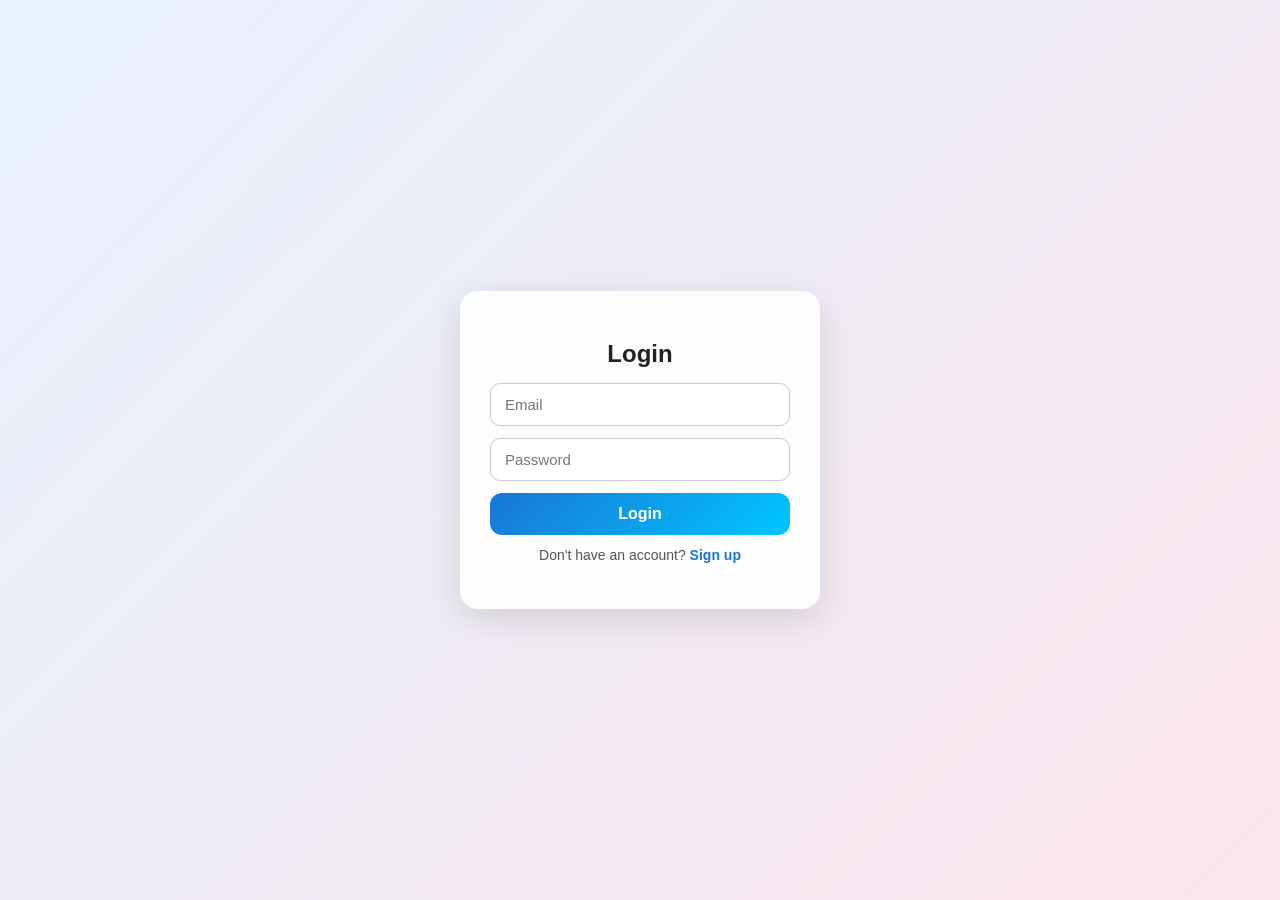
<file: index.html>
<!DOCTYPE html>
<html>
<head>
  <title>Medical Login System</title>
  <link rel="stylesheet" href="style.css">
</head>
<body>

  <div id="loginPage" class="card">
    <h2>Login</h2>
    <input type="email" id="loginEmail" placeholder="Email">
    <input type="password" id="loginPassword" placeholder="Password">
    <button onclick="handleLogin()">Login</button>

    <p class="switch">
      Don't have an account?
      <a href="#" onclick="showSignup()">Sign up</a>
    </p>

    <p id="loginMessage" class="message"></p>
  </div>

  <div id="signupPage" class="card hidden">
  <h2>Create Account</h2>

  <input type="text" id="fullName" placeholder="Full Name">
  <input type="email" id="signupEmail" placeholder="Email">
  <input type="password" id="signupPassword" placeholder="Create Password">

  <div class="dob">
    <select id="month"></select>
    <select id="day"></select>
    <select id="year"></select>
  </div>

  <button onclick="handleSignup()">Sign Up</button>

  <p class="switch">
    Already have an account?
    <a href="#" onclick="showLogin()">Login</a>
  </p>

  <p id="signupMessage" class="message"></p>
</div>


  <div id="dashboard" class="card hidden">
    <h2>Dashboard</h2>
    <p id="welcomeText"></p>
    <button onclick="logout()">Logout</button>
  </div>

  <script src="script.js"></script>
</body>
</html>
</file>
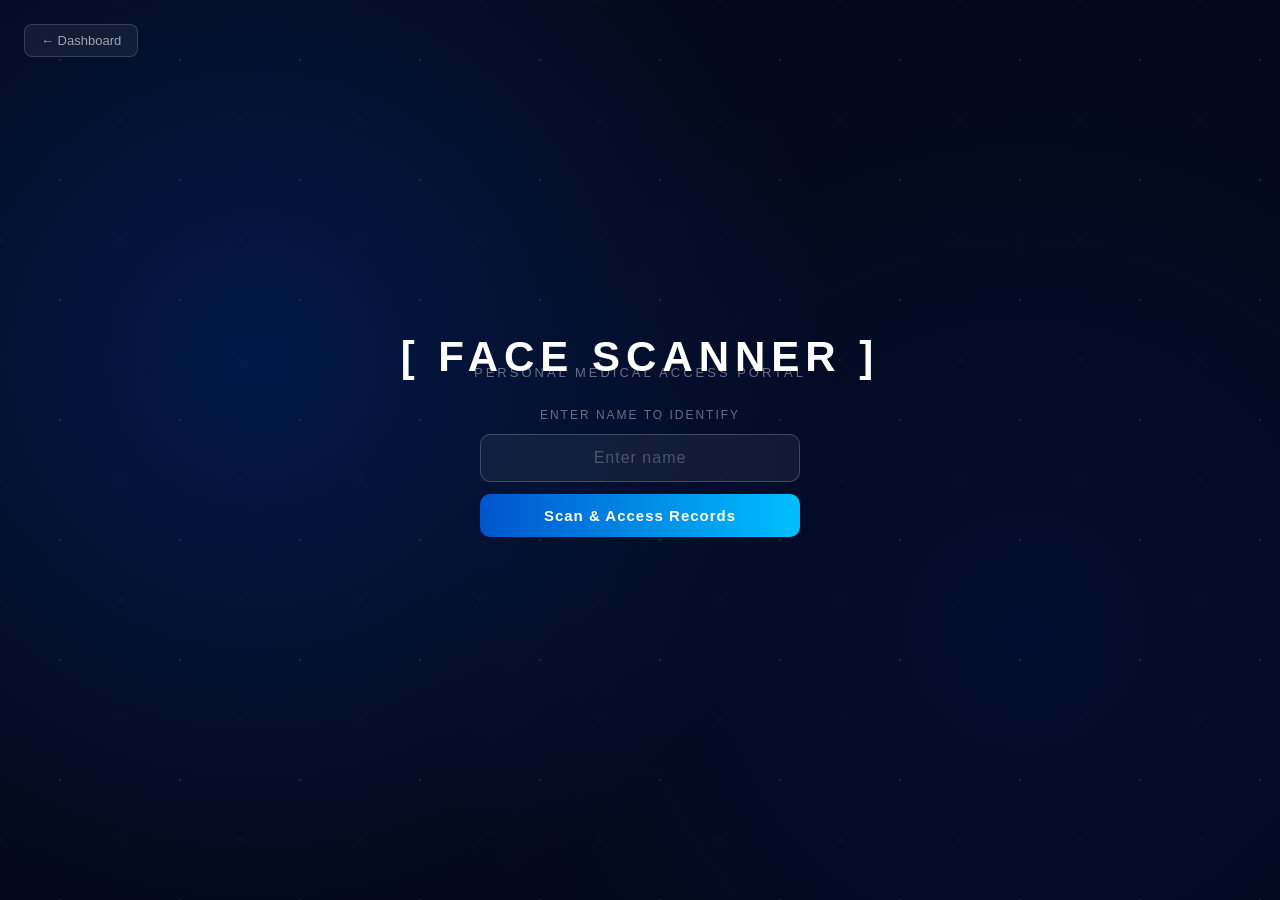
<file: templates/medical.html>
<!DOCTYPE html>
<html lang="en">
<head>
  <meta charset="UTF-8">
  <title>Face Scanner</title>
  <style>
    * { box-sizing: border-box; margin: 0; padding: 0; }

    body {
      min-height: 100vh;
      font-family: 'Segoe UI', sans-serif;
      background:
        radial-gradient(circle at 20% 40%, rgba(0,60,180,0.3), transparent 50%),
        radial-gradient(circle at 80% 70%, rgba(0,20,80,0.4), transparent 50%),
        #04091a;
      display: flex;
      flex-direction: column;
      align-items: center;
      justify-content: center;
      color: white;
    }

    body::after {
      content: "";
      position: fixed;
      inset: 0;
      pointer-events: none;
      background-image:
        radial-gradient(white 1px, transparent 1px),
        radial-gradient(white 1px, transparent 1px);
      background-size: 120px 120px;
      background-position: 0 0, 60px 60px;
      opacity: 0.1;
      z-index: 0;
    }

    .content {
      position: relative;
      z-index: 1;
      display: flex;
      flex-direction: column;
      align-items: center;
      gap: 28px;
      text-align: center;
      padding: 40px 24px;
    }

    h1 {
      font-size: 42px;
      font-weight: 900;
      letter-spacing: 6px;
      color: white;
      text-transform: uppercase;
    }

    .subtitle {
      font-size: 13px;
      color: rgba(255,255,255,0.4);
      letter-spacing: 3px;
      text-transform: uppercase;
      margin-top: -16px;
    }

    .input-wrap {
      display: flex;
      flex-direction: column;
      align-items: center;
      gap: 12px;
      width: 320px;
    }

    .input-label {
      font-size: 12px;
      color: rgba(255,255,255,0.4);
      letter-spacing: 2px;
      text-transform: uppercase;
    }

    input[type="text"] {
      width: 100%;
      padding: 14px 18px;
      background: rgba(255,255,255,0.06);
      border: 1px solid rgba(255,255,255,0.2);
      border-radius: 10px;
      color: white;
      font-size: 16px;
      outline: none;
      text-align: center;
      letter-spacing: 1px;
      transition: 0.2s;
    }

    input[type="text"]::placeholder { color: rgba(255,255,255,0.25); }

    input[type="text"]:focus {
      border-color: #00bfff;
      box-shadow: 0 0 16px rgba(0,191,255,0.25);
    }

    button {
      width: 100%;
      padding: 13px;
      background: linear-gradient(90deg, #0055cc, #00bfff);
      border: none;
      border-radius: 10px;
      color: white;
      font-weight: 700;
      font-size: 15px;
      cursor: pointer;
      letter-spacing: 1px;
      transition: 0.3s;
    }

    button:hover {
      box-shadow: 0 0 20px rgba(0,191,255,0.4);
      transform: translateY(-2px);
    }

    .error { color: #ff6b6b; font-size: 13px; min-height: 18px; }

    /* Modal overlay */
    .modal-overlay {
      display: none;
      position: fixed;
      inset: 0;
      background: rgba(0,0,0,0.7);
      z-index: 100;
      align-items: center;
      justify-content: center;
    }
    .modal-overlay.active { display: flex; }

    .modal {
      background: #0e1b3d;
      border: 1px solid rgba(239,71,111,0.5);
      border-radius: 16px;
      padding: 36px 32px;
      max-width: 360px;
      text-align: center;
      box-shadow: 0 0 40px rgba(239,71,111,0.3);
    }

    .modal h2 {
      font-size: 20px;
      color: #EF476F;
      margin-bottom: 12px;
      letter-spacing: 1px;
    }

    .modal p {
      font-size: 14px;
      color: rgba(255,255,255,0.65);
      line-height: 1.6;
      margin-bottom: 24px;
    }

    .modal button {
      background: linear-gradient(90deg, #EF476F, #ff8fa3);
      font-size: 14px;
      padding: 11px;
    }

    .back-btn {
      position: fixed;
      top: 24px; left: 24px;
      padding: 8px 16px;
      background: rgba(255,255,255,0.06);
      border: 1px solid rgba(255,255,255,0.15);
      border-radius: 8px;
      color: rgba(255,255,255,0.6);
      font-size: 13px;
      text-decoration: none;
      transition: 0.2s;
      z-index: 10;
    }

    .back-btn:hover { background: rgba(255,255,255,0.12); color: white; }
  </style>
</head>
<body>

  <a href="/dashboard" class="back-btn">← Dashboard</a>

  <div class="content">
    <div>
      <h1>[ FACE SCANNER ]</h1>
      <div class="subtitle">Personal Medical Access Portal</div>
    </div>

    <div class="input-wrap">
      <div class="input-label">Enter Name to Identify</div>
      <input type="text" id="nameInput" placeholder="Enter name" autocomplete="off">
      <button onclick="scanFace()">Scan &amp; Access Records</button>
      <div class="error" id="errorMsg"></div>
    </div>
  </div>

  <!-- Mismatch Modal -->
  <div class="modal-overlay" id="mismatchModal">
    <div class="modal">
      <h2>⚠ Identity Mismatch</h2>
      <p>The name entered does not match your logged-in account.<br>You will be logged out for security.</p>
      <button onclick="forceLogout()">Log Out Now</button>
    </div>
  </div>

  <script>
    const profiles = {
      "elena":  "/medical/elena",
      "marcus": "/medical/marcus",
      "aisha":  "/medical/aisha"
    };

    // Injected by Flask — the first name of the currently logged-in user (lowercased)
    const loggedInFirstName = "{{ current_user.username | lower }}".split(/[\s_\-\.]/)[0];

    function scanFace() {
      const input = document.getElementById("nameInput").value.trim().toLowerCase();
      const err   = document.getElementById("errorMsg");

      if (!input) { err.textContent = "Please enter a name."; return; }

      // Check if entered first name matches logged-in user's first name
      if (input !== loggedInFirstName) {
        document.getElementById("mismatchModal").classList.add("active");
        return;
      }

      if (profiles[input]) {
        window.location.href = profiles[input];
      } else {
        err.textContent = "Identity not found in medical database.";
      }
    }

    function forceLogout() {
      window.location.href = "/logout";
    }

    document.getElementById("nameInput").addEventListener("keydown", e => {
      if (e.key === "Enter") scanFace();
    });
  </script>
</body>
</html>
</file>
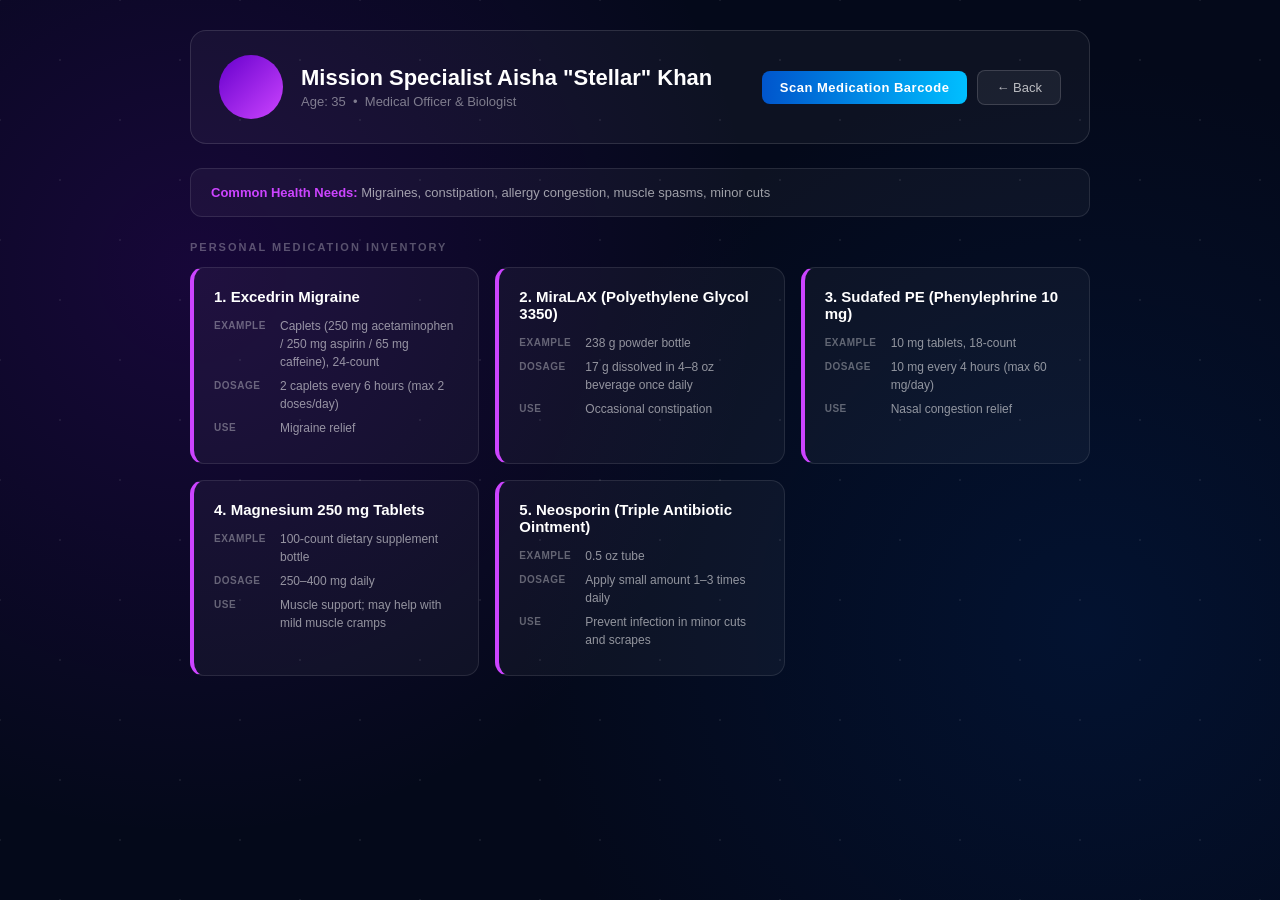
<file: templates/medical_aisha.html>
<!DOCTYPE html>
<html lang="en">
<head>
  <meta charset="UTF-8">
  <title>Aisha Khan | Personal Medical Records</title>
  <style>
    * { box-sizing: border-box; margin: 0; padding: 0; }

    body {
      min-height: 100vh;
      font-family: 'Segoe UI', sans-serif;
      background:
        radial-gradient(circle at 15% 30%, rgba(100,0,180,0.2), transparent 45%),
        radial-gradient(circle at 85% 70%, rgba(0,40,100,0.3), transparent 45%),
        #04091a;
      color: white;
      padding: 30px;
    }

    body::after {
      content: "";
      position: fixed;
      inset: 0;
      pointer-events: none;
      background-image:
        radial-gradient(white 1px, transparent 1px),
        radial-gradient(white 1px, transparent 1px);
      background-size: 120px 120px;
      background-position: 0 0, 60px 60px;
      opacity: 0.07;
      z-index: 0;
    }

    .page { position: relative; z-index: 1; max-width: 900px; margin: 0 auto; }

    .header {
      display: flex;
      align-items: center;
      justify-content: space-between;
      background: rgba(255,255,255,0.04);
      border: 1px solid rgba(255,255,255,0.12);
      border-radius: 16px;
      padding: 24px 28px;
      margin-bottom: 24px;
    }

    .header-left { display: flex; align-items: center; gap: 18px; }

    .avatar {
      width: 64px; height: 64px;
      border-radius: 50%;
      background: linear-gradient(135deg, #6600cc, #cc44ff);
      display: flex; align-items: center; justify-content: center;
      font-size: 28px;
    }

    .name { font-size: 22px; font-weight: 800; }
    .meta { font-size: 13px; color: rgba(255,255,255,0.45); margin-top: 3px; }

    .back-btn {
      padding: 9px 18px;
      background: rgba(255,255,255,0.06);
      border: 1px solid rgba(255,255,255,0.15);
      border-radius: 8px;
      color: rgba(255,255,255,0.7);
      font-size: 13px;
      text-decoration: none;
      transition: 0.2s;
    }
    .back-btn:hover { background: rgba(255,255,255,0.12); color: white; }

    .scan-btn {
      padding: 9px 18px;
      background: linear-gradient(90deg, #0055cc, #00bfff);
      border: none;
      border-radius: 8px;
      color: white;
      font-size: 13px;
      font-weight: 700;
      text-decoration: none;
      cursor: pointer;
      transition: 0.2s;
      letter-spacing: 0.5px;
    }
    .scan-btn:hover { filter: brightness(1.1); box-shadow: 0 0 14px rgba(0,191,255,0.4); }

    .header-btns { display: flex; gap: 10px; align-items: center; }

    .section-title {
      font-size: 11px;
      font-weight: 700;
      letter-spacing: 2px;
      text-transform: uppercase;
      color: rgba(255,255,255,0.3);
      margin-bottom: 14px;
    }

    .needs {
      background: rgba(255,255,255,0.04);
      border: 1px solid rgba(255,255,255,0.1);
      border-radius: 12px;
      padding: 16px 20px;
      margin-bottom: 24px;
      font-size: 13px;
      color: rgba(255,255,255,0.6);
    }

    .needs strong { color: #cc44ff; }

    .med-grid {
      display: grid;
      grid-template-columns: repeat(auto-fill, minmax(260px, 1fr));
      gap: 16px;
    }

    .med-card {
      background: rgba(255,255,255,0.04);
      border: 1px solid rgba(255,255,255,0.1);
      border-radius: 14px;
      padding: 20px;
      border-left: 4px solid #cc44ff;
      transition: 0.2s;
    }

    .med-card:hover {
      background: rgba(255,255,255,0.07);
      border-color: rgba(255,255,255,0.2);
      border-left-color: #cc44ff;
    }

    .med-name { font-size: 15px; font-weight: 700; margin-bottom: 12px; color: white; }

    .med-row {
      display: flex;
      gap: 6px;
      font-size: 12px;
      margin-bottom: 6px;
      color: rgba(255,255,255,0.55);
      line-height: 1.5;
    }

    .med-row .label {
      color: rgba(255,255,255,0.35);
      min-width: 60px;
      font-weight: 600;
      text-transform: uppercase;
      font-size: 10px;
      letter-spacing: 0.5px;
      padding-top: 1px;
    }
  </style>
</head>
<body>
<div class="page">

  <div class="header">
    <div class="header-left">
      <div class="avatar"><!--🌟--></div>
      <div>
        <div class="name">Mission Specialist Aisha "Stellar" Khan</div>
        <div class="meta">Age: 35 &nbsp;•&nbsp; Medical Officer & Biologist</div>
      </div>
    </div>
    <div class="header-btns">
      <a href="/barcode_scanner" class="scan-btn"><!--💊--> Scan Medication Barcode</a>
      <a href="/medical" class="back-btn">← Back</a>
    </div>
  </div>

  <div class="needs">
    <strong>Common Health Needs:</strong> Migraines, constipation, allergy congestion, muscle spasms, minor cuts
  </div>

  <div class="section-title">Personal Medication Inventory</div>

  <div class="med-grid">

    <div class="med-card">
      <div class="med-name">1. Excedrin Migraine</div>
      <div class="med-row"><span class="label">Example</span> Caplets (250 mg acetaminophen / 250 mg aspirin / 65 mg caffeine), 24-count</div>
      <div class="med-row"><span class="label">Dosage</span> 2 caplets every 6 hours (max 2 doses/day)</div>
      <div class="med-row"><span class="label">Use</span> Migraine relief</div>
    </div>

    <div class="med-card">
      <div class="med-name">2. MiraLAX (Polyethylene Glycol 3350)</div>
      <div class="med-row"><span class="label">Example</span> 238 g powder bottle</div>
      <div class="med-row"><span class="label">Dosage</span> 17 g dissolved in 4–8 oz beverage once daily</div>
      <div class="med-row"><span class="label">Use</span> Occasional constipation</div>
    </div>

    <div class="med-card">
      <div class="med-name">3. Sudafed PE (Phenylephrine 10 mg)</div>
      <div class="med-row"><span class="label">Example</span> 10 mg tablets, 18-count</div>
      <div class="med-row"><span class="label">Dosage</span> 10 mg every 4 hours (max 60 mg/day)</div>
      <div class="med-row"><span class="label">Use</span> Nasal congestion relief</div>
    </div>

    <div class="med-card">
      <div class="med-name">4. Magnesium 250 mg Tablets</div>
      <div class="med-row"><span class="label">Example</span> 100-count dietary supplement bottle</div>
      <div class="med-row"><span class="label">Dosage</span> 250–400 mg daily</div>
      <div class="med-row"><span class="label">Use</span> Muscle support; may help with mild muscle cramps</div>
    </div>

    <div class="med-card">
      <div class="med-name">5. Neosporin (Triple Antibiotic Ointment)</div>
      <div class="med-row"><span class="label">Example</span> 0.5 oz tube</div>
      <div class="med-row"><span class="label">Dosage</span> Apply small amount 1–3 times daily</div>
      <div class="med-row"><span class="label">Use</span> Prevent infection in minor cuts and scrapes</div>
    </div>

  </div>
</div>
</body>
</html>
</file>
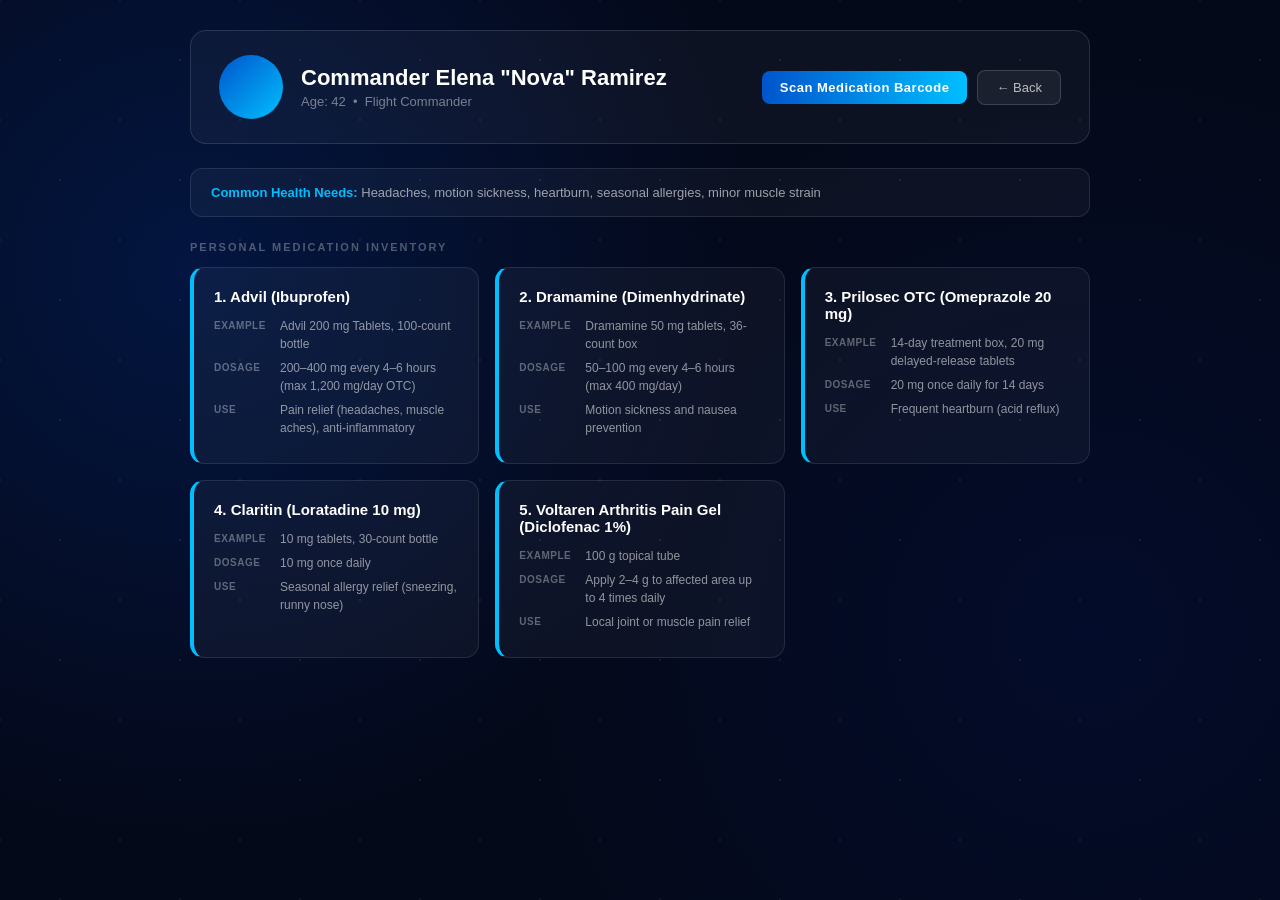
<file: templates/medical_elena.html>
<!DOCTYPE html>
<html lang="en">
<head>
  <meta charset="UTF-8">
  <title>Elena Ramirez | Personal Medical Records</title>
  <style>
    * { box-sizing: border-box; margin: 0; padding: 0; }

    body {
      min-height: 100vh;
      font-family: 'Segoe UI', sans-serif;
      background:
        radial-gradient(circle at 15% 30%, rgba(0,60,180,0.25), transparent 45%),
        radial-gradient(circle at 85% 70%, rgba(0,20,80,0.3), transparent 45%),
        #04091a;
      color: white;
      padding: 30px;
    }

    body::after {
      content: "";
      position: fixed;
      inset: 0;
      pointer-events: none;
      background-image:
        radial-gradient(white 1px, transparent 1px),
        radial-gradient(white 1px, transparent 1px);
      background-size: 120px 120px;
      background-position: 0 0, 60px 60px;
      opacity: 0.07;
      z-index: 0;
    }

    .page { position: relative; z-index: 1; max-width: 900px; margin: 0 auto; }

    /* Header */
    .header {
      display: flex;
      align-items: center;
      justify-content: space-between;
      background: rgba(255,255,255,0.04);
      border: 1px solid rgba(255,255,255,0.12);
      border-radius: 16px;
      padding: 24px 28px;
      margin-bottom: 24px;
    }

    .header-left { display: flex; align-items: center; gap: 18px; }

    .avatar {
      width: 64px; height: 64px;
      border-radius: 50%;
      background: linear-gradient(135deg, #0055cc, #00bfff);
      display: flex; align-items: center; justify-content: center;
      font-size: 28px;
    }

    .name { font-size: 22px; font-weight: 800; }
    .meta { font-size: 13px; color: rgba(255,255,255,0.45); margin-top: 3px; }

    .back-btn {
      padding: 9px 18px;
      background: rgba(255,255,255,0.06);
      border: 1px solid rgba(255,255,255,0.15);
      border-radius: 8px;
      color: rgba(255,255,255,0.7);
      font-size: 13px;
      text-decoration: none;
      transition: 0.2s;
    }
    .back-btn:hover { background: rgba(255,255,255,0.12); color: white; }

    .scan-btn {
      padding: 9px 18px;
      background: linear-gradient(90deg, #0055cc, #00bfff);
      border: none;
      border-radius: 8px;
      color: white;
      font-size: 13px;
      font-weight: 700;
      text-decoration: none;
      cursor: pointer;
      transition: 0.2s;
      letter-spacing: 0.5px;
    }
    .scan-btn:hover { filter: brightness(1.1); box-shadow: 0 0 14px rgba(0,191,255,0.4); }

    .header-btns { display: flex; gap: 10px; align-items: center; }

    /* Section title */
    .section-title {
      font-size: 11px;
      font-weight: 700;
      letter-spacing: 2px;
      text-transform: uppercase;
      color: rgba(255,255,255,0.3);
      margin-bottom: 14px;
    }

    /* Needs badge */
    .needs {
      background: rgba(255,255,255,0.04);
      border: 1px solid rgba(255,255,255,0.1);
      border-radius: 12px;
      padding: 16px 20px;
      margin-bottom: 24px;
      font-size: 13px;
      color: rgba(255,255,255,0.6);
    }

    .needs strong { color: #00bfff; }

    /* Med cards */
    .med-grid {
      display: grid;
      grid-template-columns: repeat(auto-fill, minmax(260px, 1fr));
      gap: 16px;
    }

    .med-card {
      background: rgba(255,255,255,0.04);
      border: 1px solid rgba(255,255,255,0.1);
      border-radius: 14px;
      padding: 20px;
      border-left: 4px solid #00bfff;
      transition: 0.2s;
    }

    .med-card:hover {
      background: rgba(255,255,255,0.07);
      border-color: rgba(255,255,255,0.2);
      border-left-color: #00bfff;
    }

    .med-name {
      font-size: 15px;
      font-weight: 700;
      margin-bottom: 12px;
      color: white;
    }

    .med-row {
      display: flex;
      gap: 6px;
      font-size: 12px;
      margin-bottom: 6px;
      color: rgba(255,255,255,0.55);
      line-height: 1.5;
    }

    .med-row .label {
      color: rgba(255,255,255,0.35);
      min-width: 60px;
      font-weight: 600;
      text-transform: uppercase;
      font-size: 10px;
      letter-spacing: 0.5px;
      padding-top: 1px;
    }
  </style>
</head>
<body>
<div class="page">

  <div class="header">
    <div class="header-left">
      <div class="avatar"><!--🚀--></div>
      <div>
        <div class="name">Commander Elena "Nova" Ramirez</div>
        <div class="meta">Age: 42 &nbsp;•&nbsp; Flight Commander</div>
      </div>
    </div>
    <div class="header-btns">
      <a href="/barcode_scanner" class="scan-btn"><!--💊--> Scan Medication Barcode</a>
      <a href="/medical" class="back-btn">← Back</a>
    </div>
  </div>

  <div class="needs">
    <strong>Common Health Needs:</strong> Headaches, motion sickness, heartburn, seasonal allergies, minor muscle strain
  </div>

  <div class="section-title">Personal Medication Inventory</div>

  <div class="med-grid">

    <div class="med-card">
      <div class="med-name">1. Advil (Ibuprofen)</div>
      <div class="med-row"><span class="label">Example</span> Advil 200 mg Tablets, 100-count bottle</div>
      <div class="med-row"><span class="label">Dosage</span> 200–400 mg every 4–6 hours (max 1,200 mg/day OTC)</div>
      <div class="med-row"><span class="label">Use</span> Pain relief (headaches, muscle aches), anti-inflammatory</div>
    </div>

    <div class="med-card">
      <div class="med-name">2. Dramamine (Dimenhydrinate)</div>
      <div class="med-row"><span class="label">Example</span> Dramamine 50 mg tablets, 36-count box</div>
      <div class="med-row"><span class="label">Dosage</span> 50–100 mg every 4–6 hours (max 400 mg/day)</div>
      <div class="med-row"><span class="label">Use</span> Motion sickness and nausea prevention</div>
    </div>

    <div class="med-card">
      <div class="med-name">3. Prilosec OTC (Omeprazole 20 mg)</div>
      <div class="med-row"><span class="label">Example</span> 14-day treatment box, 20 mg delayed-release tablets</div>
      <div class="med-row"><span class="label">Dosage</span> 20 mg once daily for 14 days</div>
      <div class="med-row"><span class="label">Use</span> Frequent heartburn (acid reflux)</div>
    </div>

    <div class="med-card">
      <div class="med-name">4. Claritin (Loratadine 10 mg)</div>
      <div class="med-row"><span class="label">Example</span> 10 mg tablets, 30-count bottle</div>
      <div class="med-row"><span class="label">Dosage</span> 10 mg once daily</div>
      <div class="med-row"><span class="label">Use</span> Seasonal allergy relief (sneezing, runny nose)</div>
    </div>

    <div class="med-card">
      <div class="med-name">5. Voltaren Arthritis Pain Gel (Diclofenac 1%)</div>
      <div class="med-row"><span class="label">Example</span> 100 g topical tube</div>
      <div class="med-row"><span class="label">Dosage</span> Apply 2–4 g to affected area up to 4 times daily</div>
      <div class="med-row"><span class="label">Use</span> Local joint or muscle pain relief</div>
    </div>

  </div>
</div>
</body>
</html>
</file>
<file: style.css>
* {
  box-sizing: border-box;
  font-family: -apple-system, BlinkMacSystemFont, "Segoe UI", Roboto, sans-serif;
}

body {
  margin: 0;
  min-height: 100vh;
  background: linear-gradient(135deg, #e3f2fd, #fce4ec);
  display: flex;
  align-items: center;
  justify-content: center;
}

/* Card */
.card {
  width: 360px;
  padding: 30px;
  border-radius: 18px;
  background: rgba(255, 255, 255, 0.92);
  box-shadow: 0 10px 35px rgba(0,0,0,0.12);
  text-align: center;
}

.hidden {
  display: none;
}

/* Headings */
h2 {
  margin-bottom: 15px;
  color: #222;
}

/* Error messages */
.message {
  color: #d32f2f;
  margin-bottom: 15px;
  font-weight: 500;
}

/* Inputs */
input {
  width: 100%;
  padding: 12px 14px;
  margin-bottom: 12px;
  border-radius: 10px;
  border: 1px solid #ccc;
  background: #fff;
  font-size: 15px;
}

input:focus {
  outline: none;
  border-color: #1976d2;
  box-shadow: 0 0 0 2px rgba(25,118,210,.15);
}

/* Button */
button {
  width: 100%;
  padding: 12px;
  border-radius: 12px;
  border: none;
  background: linear-gradient(135deg, #1976d2, #00c6ff);
  color: white;
  font-size: 16px;
  font-weight: 600;
  cursor: pointer;
}

button:hover {
  transform: translateY(-1px);
  box-shadow: 0 5px 15px rgba(0,0,0,0.15);
}

/* Switch text */
.switch {
  margin-top: 12px;
  font-size: 14px;
  color: #555;
}

.switch a {
  color: #1976d2;
  text-decoration: none;
  font-weight: 600;
}

/* DOB row */
.dob {
  display: flex;
  gap: 6px;
  margin-bottom: 12px;
}

.dob select {
  flex: 1;
  padding: 10px;
  border-radius: 8px;
  border: 1px solid #ccc;
}
</file>
